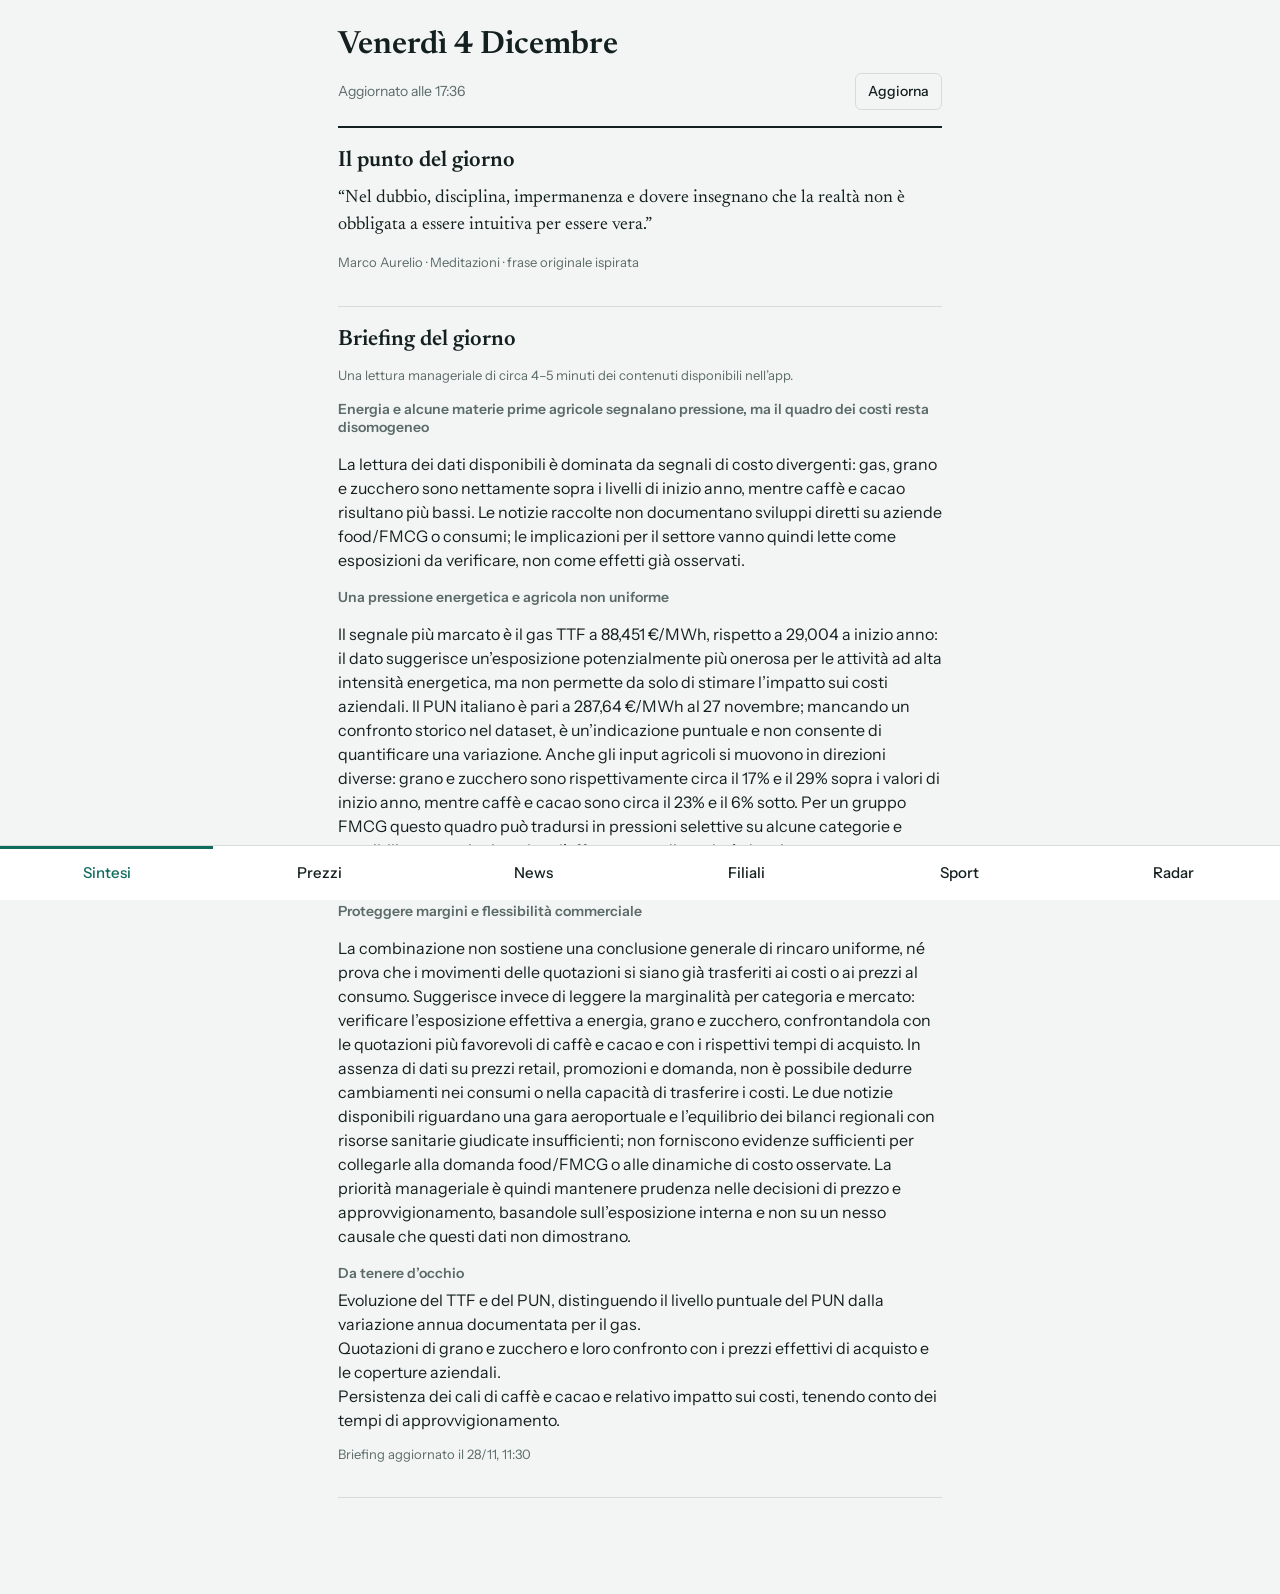
<file: index.html>
<!doctype html>
<html lang="it">
<head>
  <meta charset="utf-8">
  <meta name="viewport" content="width=device-width, initial-scale=1, viewport-fit=cover">
  <meta name="theme-color" content="#0f6b5c">
  <meta name="description" content="Briefing CFO personale e cockpit per le filiali">
  <title>Cockpit CFO</title>
  <link rel="manifest" href="manifest.webmanifest">
  <link rel="icon" href="favicon.png" type="image/png">
  <link rel="apple-touch-icon" href="icon-192.png">
  <link rel="preconnect" href="https://fonts.googleapis.com">
  <link rel="preconnect" href="https://fonts.gstatic.com" crossorigin>
  <link href="https://fonts.googleapis.com/css2?family=Instrument+Sans:wght@400;500;600&family=Newsreader:opsz,wght@6..72,400;6..72,600&display=swap" rel="stylesheet">
  <link rel="stylesheet" href="styles.css">
</head>
<body>
  <main class="wrap">
    <header>
      <h1 id="day"></h1>
      <div class="sub"><span id="stamp">Carico i dati…</span><button id="refresh" type="button">Aggiorna</button></div>
    </header>

    <div id="tab-sintesi" class="tabpanel">
      <section id="coach">
        <h2>Il punto del giorno</h2>
        <p class="stale" id="stale" hidden></p>
        <p class="sum" id="sumtext">Carico la frase del giorno…</p>
        <p class="mu" id="quote-meta"></p>
      </section>
      <section id="summary-section">
        <h2>Briefing del giorno</h2>
        <p class="mu">Una lettura manageriale di circa 4–5 minuti dei contenuti disponibili nell’app.</p>
        <div id="daily-summary"><p class="mu">Carico la sintesi…</p></div>
      </section>
    </div>

    <div id="tab-prezzi" class="tabpanel" hidden>
      <section>
        <h2>Esposizione cambi</h2>
        <p class="mu">Inserisci il cambio di budget e l’EBITDA YTD. Il cockpit mostra l’effetto della conversione rispetto alla media BCE da inizio anno. I dati restano su questo dispositivo.</p>
        <div id="fxcards"><p class="mu">Carico…</p></div>
        <h2 class="market-heading">Prezzi materie prime</h2>
        <p class="mu">Ultimo valore disponibile. Le fonti e le date sono indicate su ogni scheda.</p>
        <div id="marketcards"><p class="mu">Carico i prezzi…</p></div>
      </section>
    </div>

    <div id="tab-news" class="tabpanel" hidden>
      <div class="row section-head"><h2>Novità</h2><button id="readall" type="button">Segna tutto letto</button></div>
      <div class="chips" id="chips"></div>
      <div id="themes"></div>
    </div>

    <div id="tab-filiali" class="tabpanel" hidden>
      <section class="section-tight"><h2>Filiali</h2><div class="chips" id="fchips"></div></section>
      <div id="fbody"></div>
    </div>

    <div id="tab-sport" class="tabpanel" hidden>
      <section><h2>Sport</h2><p class="mu">Gli aggiornamenti sportivi selezionati per il briefing.</p><div id="sports"></div></section>
    </div>

    <div id="tab-radar" class="tabpanel" hidden>
      <section><h2>Da discutere</h2><ul id="saved"></ul></section>
    </div>
  </main>

  <nav class="tabs" role="tablist" aria-label="Sezioni">
    <button id="b-sintesi" type="button" role="tab" aria-selected="true" aria-controls="tab-sintesi">Sintesi</button>
    <button id="b-prezzi" type="button" role="tab" aria-selected="false" aria-controls="tab-prezzi">Prezzi</button>
    <button id="b-news" type="button" role="tab" aria-selected="false" aria-controls="tab-news">News</button>
    <button id="b-filiali" type="button" role="tab" aria-selected="false" aria-controls="tab-filiali">Filiali</button>
    <button id="b-sport" type="button" role="tab" aria-selected="false" aria-controls="tab-sport">Sport</button>
    <button id="b-radar" type="button" role="tab" aria-selected="false" aria-controls="tab-radar">Radar</button>
  </nav>

  <script src="config.js"></script>
  <script src="app.js"></script>
</body>
</html>
</file>
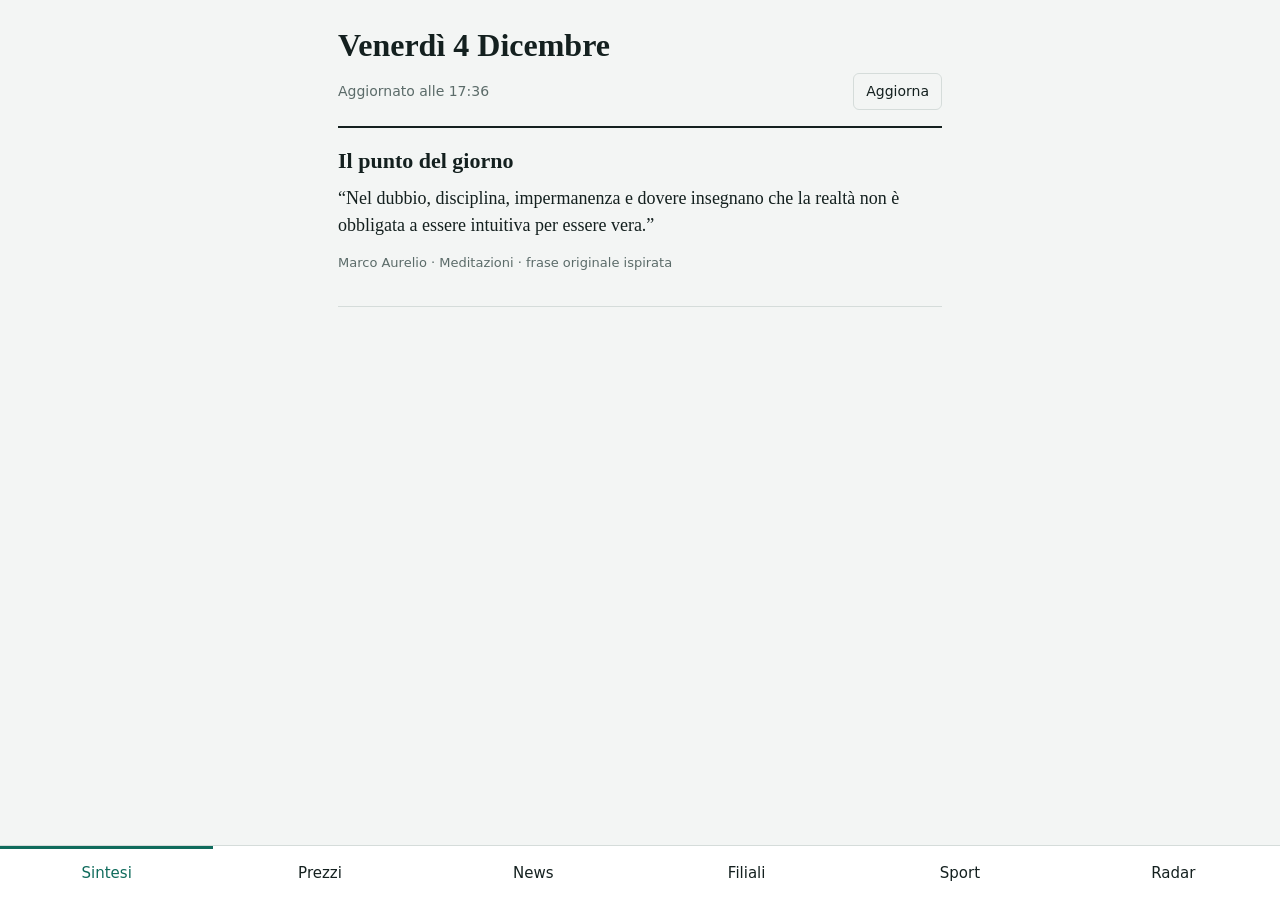
<file: v4.html>
<!doctype html>
<html lang="it">
<head>
  <meta charset="utf-8">
  <meta name="viewport" content="width=device-width, initial-scale=1, viewport-fit=cover">
  <meta name="theme-color" content="#0f6b5c">
  <meta name="description" content="Briefing CFO personale e cockpit per le filiali">
  <title>Cockpit CFO</title>
  <link rel="manifest" href="manifest.webmanifest">
  <link rel="icon" href="favicon.png" type="image/png">
  <link rel="apple-touch-icon" href="icon-192.png">
  <link rel="stylesheet" href="styles.css">
</head>
<body>
  <main class="wrap">
    <header><h1 id="day"></h1><div class="sub"><span id="stamp">Carico i dati…</span><button id="refresh" type="button">Aggiorna</button></div></header>
    <div id="tab-sintesi" class="tabpanel"><section id="coach"><h2>Il punto del giorno</h2><p class="stale" id="stale" hidden></p><p class="sum" id="sumtext">Carico la frase del giorno…</p><p class="mu" id="quote-meta"></p></section></div>
    <div id="tab-prezzi" class="tabpanel" hidden><section><h2>Esposizione cambi</h2><p class="mu">Inserisci il cambio di budget e l’EBITDA YTD. Il cockpit mostra l’effetto della conversione rispetto alla media BCE da inizio anno. I dati restano su questo dispositivo.</p><div id="fxcards"><p class="mu">Carico…</p></div><h2 class="market-heading">Prezzi materie prime</h2><p class="mu">Ultimo valore disponibile. Le fonti e le date sono indicate su ogni scheda.</p><div id="marketcards"><p class="mu">Carico i prezzi…</p></div></section></div>
    <div id="tab-news" class="tabpanel" hidden><div class="row section-head"><h2>Novità</h2><button id="readall" type="button">Segna tutto letto</button></div><div class="chips" id="chips"></div><div id="themes"></div></div>
    <div id="tab-filiali" class="tabpanel" hidden><section class="section-tight"><h2>Prepara la call</h2><div class="chips" id="fchips"></div></section><div id="fbody"></div></div>
    <div id="tab-sport" class="tabpanel" hidden><section><h2>Sport</h2><p class="mu">Gli aggiornamenti sportivi selezionati per il briefing.</p><div id="sports"></div></section></div>
    <div id="tab-radar" class="tabpanel" hidden><section><h2>Da discutere</h2><ul id="saved"></ul></section></div>
  </main>
  <nav class="tabs" role="tablist" aria-label="Sezioni"><button id="b-sintesi" type="button" role="tab" aria-selected="true" aria-controls="tab-sintesi">Sintesi</button><button id="b-prezzi" type="button" role="tab" aria-selected="false" aria-controls="tab-prezzi">Prezzi</button><button id="b-news" type="button" role="tab" aria-selected="false" aria-controls="tab-news">News</button><button id="b-filiali" type="button" role="tab" aria-selected="false" aria-controls="tab-filiali">Filiali</button><button id="b-sport" type="button" role="tab" aria-selected="false" aria-controls="tab-sport">Sport</button><button id="b-radar" type="button" role="tab" aria-selected="false" aria-controls="tab-radar">Radar</button></nav>
  <script src="config.js"></script><script src="app.js"></script>
</body>
</html>
</file>
<file: styles.css>
:root{--bg:#f3f5f4;--sf:#fff;--ink:#14201f;--mu:#5b6b69;--ln:#d5dcda;--ac:#0f6b5c;--up:#0f6b5c;--dn:#b3261e;--wn:#9a6700;--serif:"Newsreader",Georgia,serif;--sans:"Instrument Sans",system-ui,-apple-system,"Segoe UI",sans-serif}
@media(prefers-color-scheme:dark){:root{--bg:#0e1514;--sf:#162120;--ink:#e6ecea;--mu:#93a5a2;--ln:#2a3a38;--ac:#5cc4ae;--up:#5cc4ae;--dn:#ff8a80;--wn:#e3b341}}
.tabs button{font-size:12px;padding-left:2px;padding-right:2px}
.market-heading{margin-top:28px;padding-top:20px;border-top:1px solid var(--ln)}
*{box-sizing:border-box}body{margin:0;background:var(--bg);color:var(--ink);font:400 16px/1.5 var(--sans);padding:env(safe-area-inset-top,0) 0 calc(76px + env(safe-area-inset-bottom,0))}.wrap{max-width:640px;margin:0 auto;padding:20px 18px}header{padding:8px 0 16px;border-bottom:2px solid var(--ink)}h1{font:600 32px/1.1 var(--serif);margin:0;text-transform:capitalize}.sub{display:flex;justify-content:space-between;align-items:center;gap:12px;margin-top:10px;color:var(--mu);font-size:14px}h2{font:600 22px/1.2 var(--serif);margin:0 0 10px}h3{font:600 14px var(--sans);color:var(--mu);margin:14px 0 6px}section{padding:20px 0;border-bottom:1px solid var(--ln)}.section-tight{border:0;padding-bottom:0}.section-head{padding-top:20px}button,input,textarea{font:inherit}button{font-size:14px;font-weight:500;color:var(--ink);background:transparent;border:1px solid var(--ln);border-radius:6px;padding:7px 12px;cursor:pointer}button:hover{border-color:var(--ac)}:focus-visible{outline:3px solid var(--ac);outline-offset:2px}.row{display:flex;justify-content:space-between;align-items:center;gap:10px}.chips{display:flex;gap:8px;overflow-x:auto;padding:2px 0 10px}.chips button{white-space:nowrap}.chips button[aria-pressed=true]{background:var(--ink);color:var(--bg);border-color:var(--ink)}.card{background:var(--sf);border:1px solid var(--ln);border-radius:8px;padding:12px 14px;margin:0 0 10px}.top{display:flex;justify-content:space-between;align-items:baseline;gap:8px}.val{font:600 22px var(--serif);font-variant-numeric:tabular-nums}.f{display:flex;gap:10px;margin:10px 0 6px}.f label{flex:1;font-size:12px;color:var(--mu);display:block}input,textarea{width:100%;background:var(--bg);color:var(--ink);border:1px solid var(--ln);border-radius:6px;padding:8px;font-size:16px;margin-top:3px}textarea{min-height:110px}.res{font-size:14px;margin:4px 0 0}.two{display:flex;gap:16px;margin:8px 0 2px}.two div{flex:1}.two .mu,.two .val{display:block}.up{color:var(--up)}.dn{color:var(--dn)}.mu{color:var(--mu);font-size:13px}.stale{color:var(--wn);font-size:13px;margin:0 0 8px}.sum{font:400 18px/1.55 var(--serif);margin:0}ul{list-style:none;margin:0;padding:0}li.it{display:flex;gap:8px;align-items:flex-start;padding:10px 0;border-top:1px solid var(--ln)}li.it:first-child{border-top:0}li.it a{flex:1;color:var(--ink);text-decoration:none}li.it a:hover .t{text-decoration:underline}.t{display:block}.m{display:block;color:var(--mu);font-size:13px;margin-top:2px}li.new .t{font-weight:600}li.new::before{content:"";flex:none;width:8px;height:8px;border-radius:50%;background:var(--ac);margin-top:9px}.st{border:0;padding:4px 6px;font-size:18px;line-height:1}.err{color:var(--dn);font-size:14px}.q li{padding:7px 0;border-top:1px solid var(--ln)}.q li:first-child{border-top:0}.tabs{position:fixed;left:0;right:0;bottom:0;display:flex;background:var(--sf);border-top:1px solid var(--ln);padding-bottom:env(safe-area-inset-bottom,0)}.tabs button{flex:1;border:0;border-radius:0;padding:16px 4px;font-size:15px}.tabs button[aria-selected=true]{color:var(--ac);box-shadow:inset 0 3px 0 var(--ac)}
.market-changes{display:flex;justify-content:space-between;gap:8px;margin-top:7px;color:var(--mu);font-size:11px;line-height:1.2;white-space:nowrap;font-variant-numeric:tabular-nums}
.branch-overview,.branch-news{background:var(--sf);border:1px solid var(--ln);border-radius:10px;padding:16px;margin:0 0 12px}.branch-overview h2,.branch-news h2{margin-bottom:8px}.branch-news li.it{padding:11px 0}
</file>
